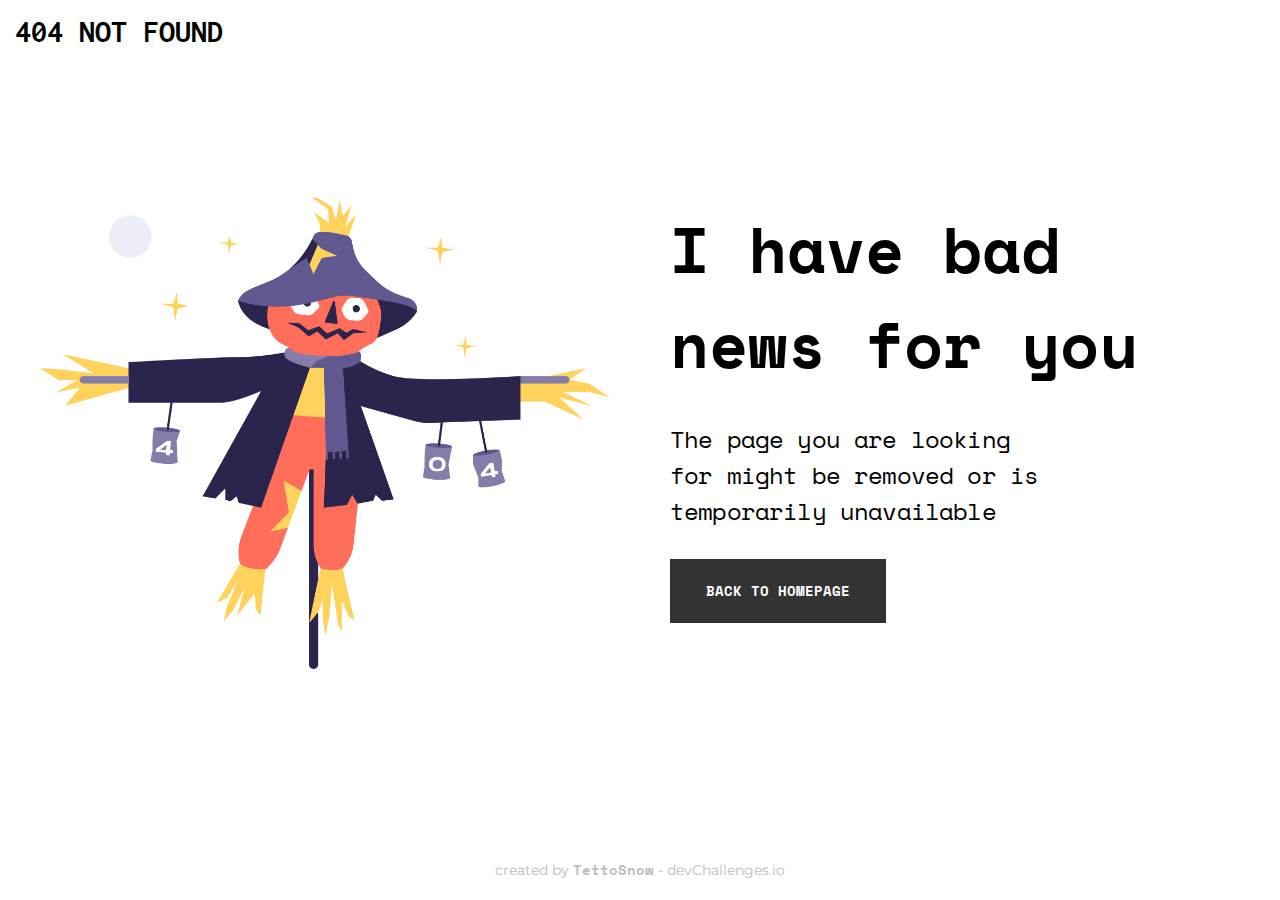
<file: 404-not-found-master/index.html>
<!DOCTYPE html>
<html lang="pt-br">
<head>
    <meta charset="UTF-8">
    <meta http-equiv="X-UA-Compatible" content="IE=edge">
    <meta name="viewport" content="width=device-width, initial-scale=1.0">
    <title>404-not-found-master</title>
    <link rel="stylesheet" href="style.css">
</head>
<body>
        <header>
            <h1>404 NOT FOUND</h1>
        </header>
        <main>
            <div class="principal">
                <div class="img">
                    <img src="img/Scarecrow.png" alt="">
                </div>
                <div class="conteudo">
                    <h2>I have bad news for you</h2>
                    <p>The page you are looking for might be removed or is temporarily unavailable</p>
                    <button>BACK TO HOMEPAGE</button>
                </div>
            </div>
        </main>
    <footer>
        created by <strong>TettoSnow</strong> - devChallenges.io
    </footer>
</body>
</html>
</file>
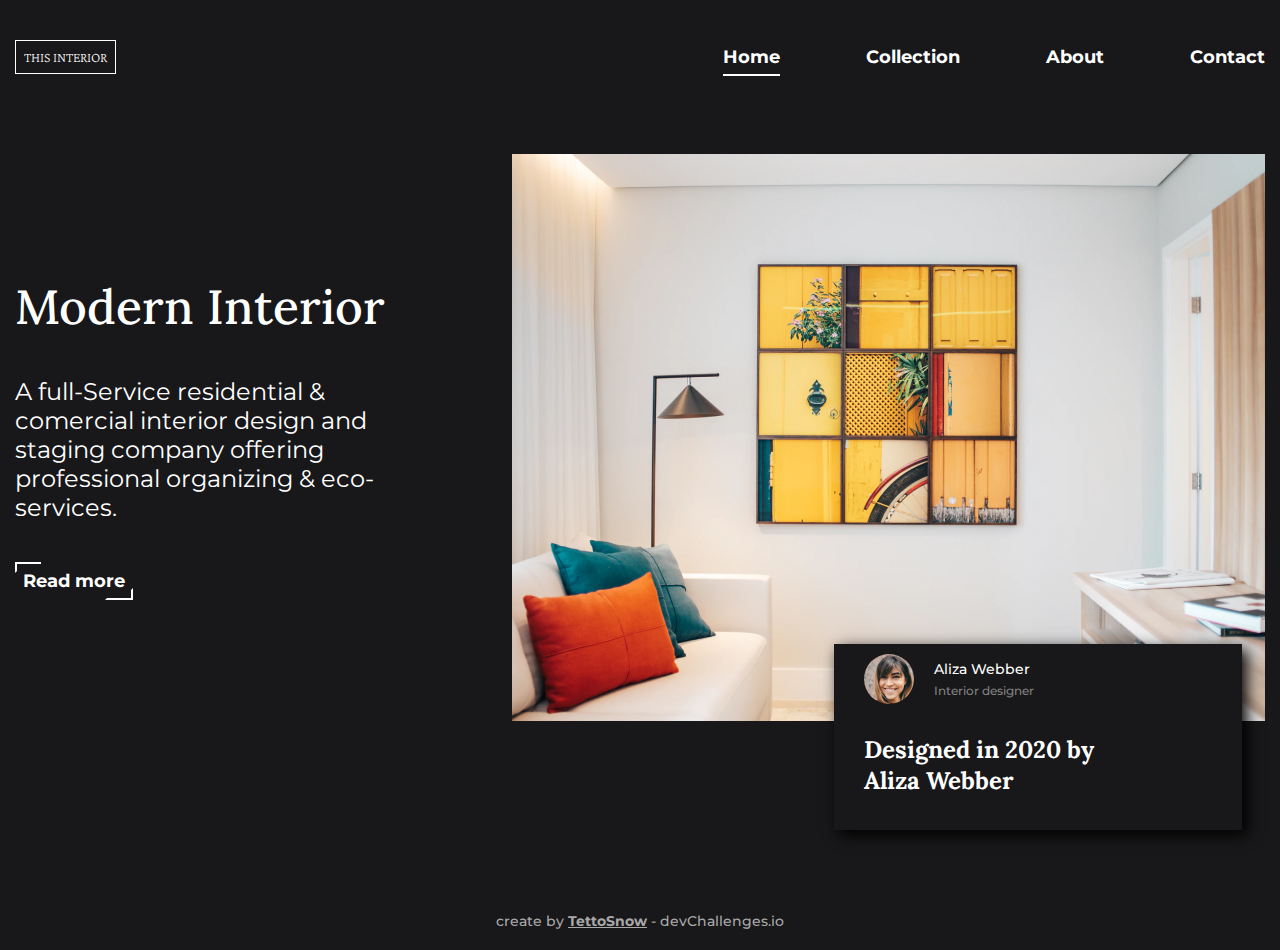
<file: interior-consultant-master/index.html>
<!DOCTYPE html>
<html lang="pt-br">
<head>
    <meta charset="UTF-8">
    <meta http-equiv="X-UA-Compatible" content="IE=edge">
    <meta name="viewport" content="width=device-width, initial-scale=1.0">
    <link rel="stylesheet" href="style.css">
    <link href="https://fonts.googleapis.com/icon?family=Material+Icons"
      rel="stylesheet">
    <title>Modern Interior</title>
</head>
<body>
    <main class="layout">
        <header class="header">
            <a href="#" class="titulo">This interior</a>
            <nav class="nav">
                <ul class="ul">
                    <li><a class="nav-link principal" href="#" >Home</a></li>
                    <li><a class="nav-link" href="#">Collection</a></li>
                    <li><a class="nav-link" href="#">About</a></li>
                    <li><a class="nav-link" href="#">Contact</a></li>
                </ul>
            </nav>
            <span class="material-icons menu"> menu </span>
            <span class="material-icons menu-close"> close </span>
        </header>

        <div class="conteudo">
            <section class="conteudo-um">
                    <h1>Modern Interior</h1>
                    <p>A full-Service residential & comercial interior design and staging company offering professional organizing & eco-services.</p>
                    <button>Read more </button>
            </section>
            <section class="conteudo-dois">
                <div>
                    <img src="img/photo1.png" alt="referencia">
                </div>
                <aside class="aside">
                    <div class="image-dois">
                        <img src="img/photo2.png" alt="">
                        <span class="desc">
                            <p class="desc-1">Aliza Webber</p>
                            <p class="desc-2">Interior designer</p>
                        </span>
                    </div>
                    <p class="desc-3">Designed in 2020 by <br> Aliza Webber</p>
                </aside>
            </section>
        </div>
        <footer class="footer">
            <p>create by <a href="https://github.com/TettoSnow" class="link" target="_black" rel="autor ">TettoSnow</a> - <a href="https://devchallenges.io" target="_black" rel="external">devChallenges.io</a></p>
        </footer>
    </main>
</body>
<script type="text/javascript" src="./js/index.js"></script>
</html>
</file>
<file: 404-not-found-master/style.css>
@import url('https://fonts.googleapis.com/css2?family=Space+Mono:wght@400;700&display=swap');
@import url('https://fonts.googleapis.com/css2?family=Inconsolata:wght@700&family=Montserrat:wght@500&display=swap');

*{
    margin: 0;
    padding: 0;
    box-sizing: border-box;
    font-family: 'Space Mono';
    border: none;
}

header h1{
    padding: 15px;
    font-family: 'Inconsolata', monospace;
    margin-bottom: 20px;
}

body{
    height: 100vh;
    display: flex;
    flex-direction: column;
    justify-content: space-between;

}

.principal {
    display: flex;
    justify-content: center;
    align-items: center;
    flex-wrap: wrap;
    gap: 30px;
}

.img {
    width: 600px;
    padding: 15px;
}

.img img{
    width: 100%;
}

.conteudo {
    padding: 15px;
    height: 500px;
    width: 600px;
    display: flex;
    flex-direction: column;
    gap: 30px;
}

.conteudo h2{
    font-weight: 700;
    font-size: 64px;
}

.conteudo p {
font-style: normal;
font-weight: normal;
font-size: 24px;
letter-spacing: -0.035em;
width: 381px;
}

button {
    font-weight: 700;
    font-size: 14px;
    color: white;
    width: 216px;
    height: 64px;
    background-color: #333333;
}

footer{
    font-family: 'Montserrat', sans-serif;
    text-align: center;
    font-size: 14px;
    color: #BDBDBD;
    ;
    margin-top: 50px;
    padding: 20px;
}

@media only screen and (max-width: 500px){
    .conteudo h2 {
        font-family: Space Mono;
        font-size: 48px;
        font-style: normal;
        font-weight: 700;
        line-height: 71px;
        letter-spacing: -0.035em;
        text-align: left;
    }

    .conteudo p {
        font-family: Space Mono;
        font-size: 18px;
        font-style: normal;
        font-weight: 400;
        line-height: 27px;
        letter-spacing: -0.035em;
        text-align: left;
    }
}
</file>
<file: interior-consultant-master/style.css>
@import url('https://fonts.googleapis.com/css2?family=Crimson+Pro:wght@200&family=Lora:wght@500;700&family=Montserrat:wght@400;500;700&display=swap');

/* ============== RESET ============== */
:root{
    font-size: 62.5%;
}

* {
    margin: 0;
    padding: 0;
    box-sizing: border-box;
    text-decoration: none;
    list-style: none;
}

img {
    display: block;
    width: 100%;
}
/* ============ END RESET ============ */

/* =============== BODY ============== */
body {
    background: #181719;
}
/* ============= END BODY ============ */

/* ============== LAYOUT ============= */
.layout {
    max-width: 1280px;
    margin: 40px auto 0 auto;
    padding: 0px 15px;
    height: 100vh;
}
/* ============ END LAYOUT =========== */

/* ============ CABEÇALHO ============ */
.header{
    display: flex;
    justify-content: space-between;
    align-items: center;
    width: 100%;
}
.titulo {
    color: white;
    font: normal 200 1.4rem 'Crimson Pro';
    border: 1px solid white;
    padding: 8px;
    text-transform: uppercase;
}

.nav .ul{
    display: flex;
    gap: 86px;
}

.nav li .nav-link {
    color: white;
    font: normal 700 1.8rem/2.2rem 'Montserrat';
    padding: 8px 0px;
    position: relative;
}

.nav li .nav-link.principal::after{
    content: '';
    width: 100%;
    height: 2px;
    transition: ease 0.4s;
    background-color: white;
    position: absolute;
    bottom: 0;
    left: 0;
}

.nav li .nav-link::after{
    content: '';
    width: 0;
    height: 2px;
    transition: ease 0.4s;
    background-color: white;
    position: absolute;
    bottom: 0;
    left: 0;
}

.nav li .nav-link:hover::after{
    width: 100%;
}

.header .menu, .header .menu-close {
    color: white;
    font-size: 2.8rem;
    align-self: flex-end;
    display: none;
}

/* ========== RESPOSIVIDADE ========= */
@media screen and (max-width: 800px) {
    .header .nav {
        display: none;
    }

    .header .menu{
        display: block;
        cursor: pointer;
    }

    .header .nav.open{
        width: 100%;
        display: flex;
        gap: 24px;
        flex-direction: column;
        justify-content: center;
        align-items: center;
        background-color: #181719;;
        position: absolute;
        top: 0;
        bottom: 0;
        /* left: 0; */
        /* right: 0; */
        z-index: 1;
    }

    .nav .ul.teste {
        flex-direction: column;
        gap: 20px;
        text-align: center;
    }

    .header .menu-close {
        cursor: pointer;
        position: absolute;
        top: 48px;
        right: 42px;
        z-index: 2;
     }
}

/* ======== END RESPOSIVIDADE ======= */

/* ========== END CABEÇALHO ========== */

/* ============= CONTEÚDO ============ */
.conteudo{
    display: flex;
    align-items: center;
    gap: 87px;
    margin-bottom: 172px;
    margin-top: 80px;
}

.conteudo .conteudo-um{
    display: flex;
    flex-direction: column;
    gap: 40px;
    max-width: 410px;
}

.conteudo-um h1 {
    font: normal 500 4.8rem/6.1rem 'Lora';
    color: white;
}

.conteudo-um p {
    font: normal 400 2.4rem/2.9rem 'Montserrat';
    color: white;
}

.conteudo .conteudo-um button {
    display: flex;
    padding: 8px;
    background-color: transparent;
    border: none;
    color: white;
    cursor: pointer;
    font: normal 700 1.8rem/2.2rem 'Montserrat';
    position: relative;
    align-self: flex-start;
    gap: 14px;

}

.conteudo .conteudo-um button::after, .conteudo .conteudo-um button::before {
    content: '';
    display: block;
    border: 2px solid white;
    width: 20%;
    height: 20%;
    transition: ease 0.4s;
}

.conteudo .conteudo-um button::after {
    top: 0;
    left: 0;
    border-bottom-color: transparent;
    border-right: transparent;
    position: absolute;
}

.conteudo .conteudo-um button::before {
    bottom: 0;
    right: 0;
    border-top-color: transparent;
    border-left-color: transparent;
    position: absolute;
}

.conteudo .conteudo-um button:hover::after, .conteudo .conteudo-um button:hover::before{
    width: 100%;
    height: 100%;
}

.conteudo-dois {
    position: relative;
}

.conteudo-dois .image-dois img{
    max-width: 50px;
    border-radius: 50%;
}

.conteudo-dois .aside {
    background-color: #181719;
    max-width: 410px;
    max-height: 190px;
    box-shadow: 5px 5px 15px black;
    position: absolute;
    bottom: -109px;
    right: 23px;
}

.aside .image-dois {
    display: flex;
    align-items: center;
    gap: 20px;
    padding: 10px 208px 30px 30px;
}

.aside .image-dois .desc {
    display: flex;
    flex-direction: column;
    gap: 5px;
}

.aside .image-dois .desc-1 {
    font: normal 500 1.4rem/1.7rem 'Montserrat';
    color: white;
}

.aside .image-dois .desc-2 {
    font: normal 500 1.2rem/1.5rem 'Montserrat';
    color: #828282;
}

.aside .desc-3 {
    font: normal 700 2.4rem/3.1rem 'Lora';
    color: white;
    padding: 0px 0px 34px 30px;
}
/* =========== END CONTEÚDO ========== */

/* ============== FOOTER ============= */
.footer p {
    font: 500 1.4rem/1.7rem "Montserrat"; 
    text-align: center;
    color: #A9A9A9;
    padding: 20px;
  }
  
  .footer p a.link {
    text-decoration: underline;
    font-weight: 700;
    color: #A9A9A9;
  }

  .footer p a {
    color: #A9A9A9;
  }
 /* ============ END FOOTER =========== */

 /* ========== RESPOSIVIDADE ========= */
@media screen and (max-width: 1050px){
    .conteudo {
        flex-direction: column;
        flex-wrap: wrap;
        margin-top: 38px;
        margin-bottom: 143px;
        gap: 38px;
        align-items: flex-start;
    }

    .conteudo .conteudo-um {
        gap: 15px;
    }

    .conteudo-um h1 {
        font: normal 500 3.6rem/4.6rem 'Lora';
        color: white;
    }
    
    .conteudo-um p {
        font: normal 400 1.4rem/1.7rem 'Montserrat';
        color: white;
    }

    .conteudo .conteudo-um button {
        font-size: 1.4rem;
    }
}

@media screen and (max-width: 550px) {
    .conteudo-dois .aside{
        max-width: 300px;
        max-height: 138px;
        bottom: -73px;
    }

    .aside .image-dois {
        padding: 10px 115px 18px 30px;
    }
    .aside .image-dois img {
        max-width: 40px;
    }

    .aside .image-dois .desc-1 {
        font: normal 500 1.2rem/1.5rem 'Montserrat';
        color: white;
    }
    
    .aside .image-dois .desc-2 {
        font: normal 500 1.0rem/1.2rem 'Montserrat';
        color: #828282;
    }
    
    .aside .desc-3 {
        font: normal 700 1.8rem/2.3rem 'Lora';
        color: white;
        padding: 0px 0px 34px 30px;
    }
}

 /* ======== END RESPOSIVIDADE ======= */
</file>
